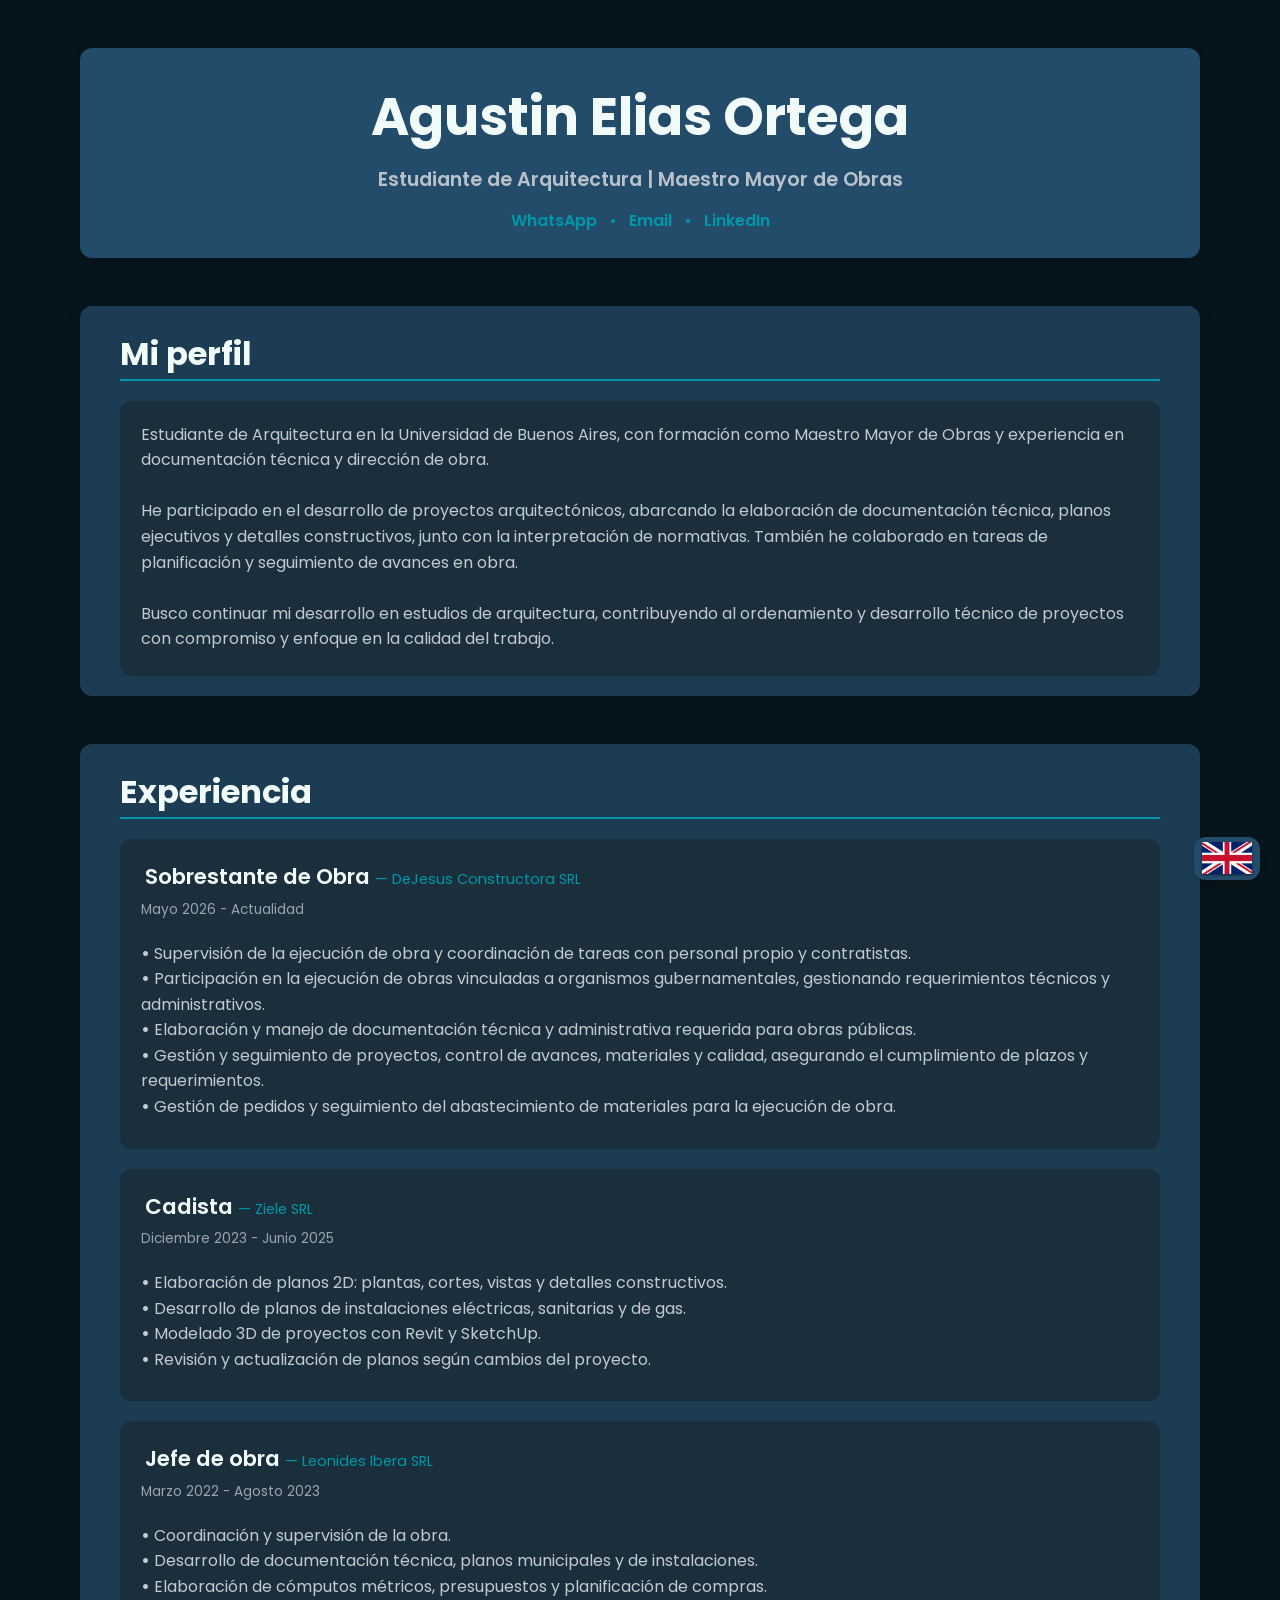
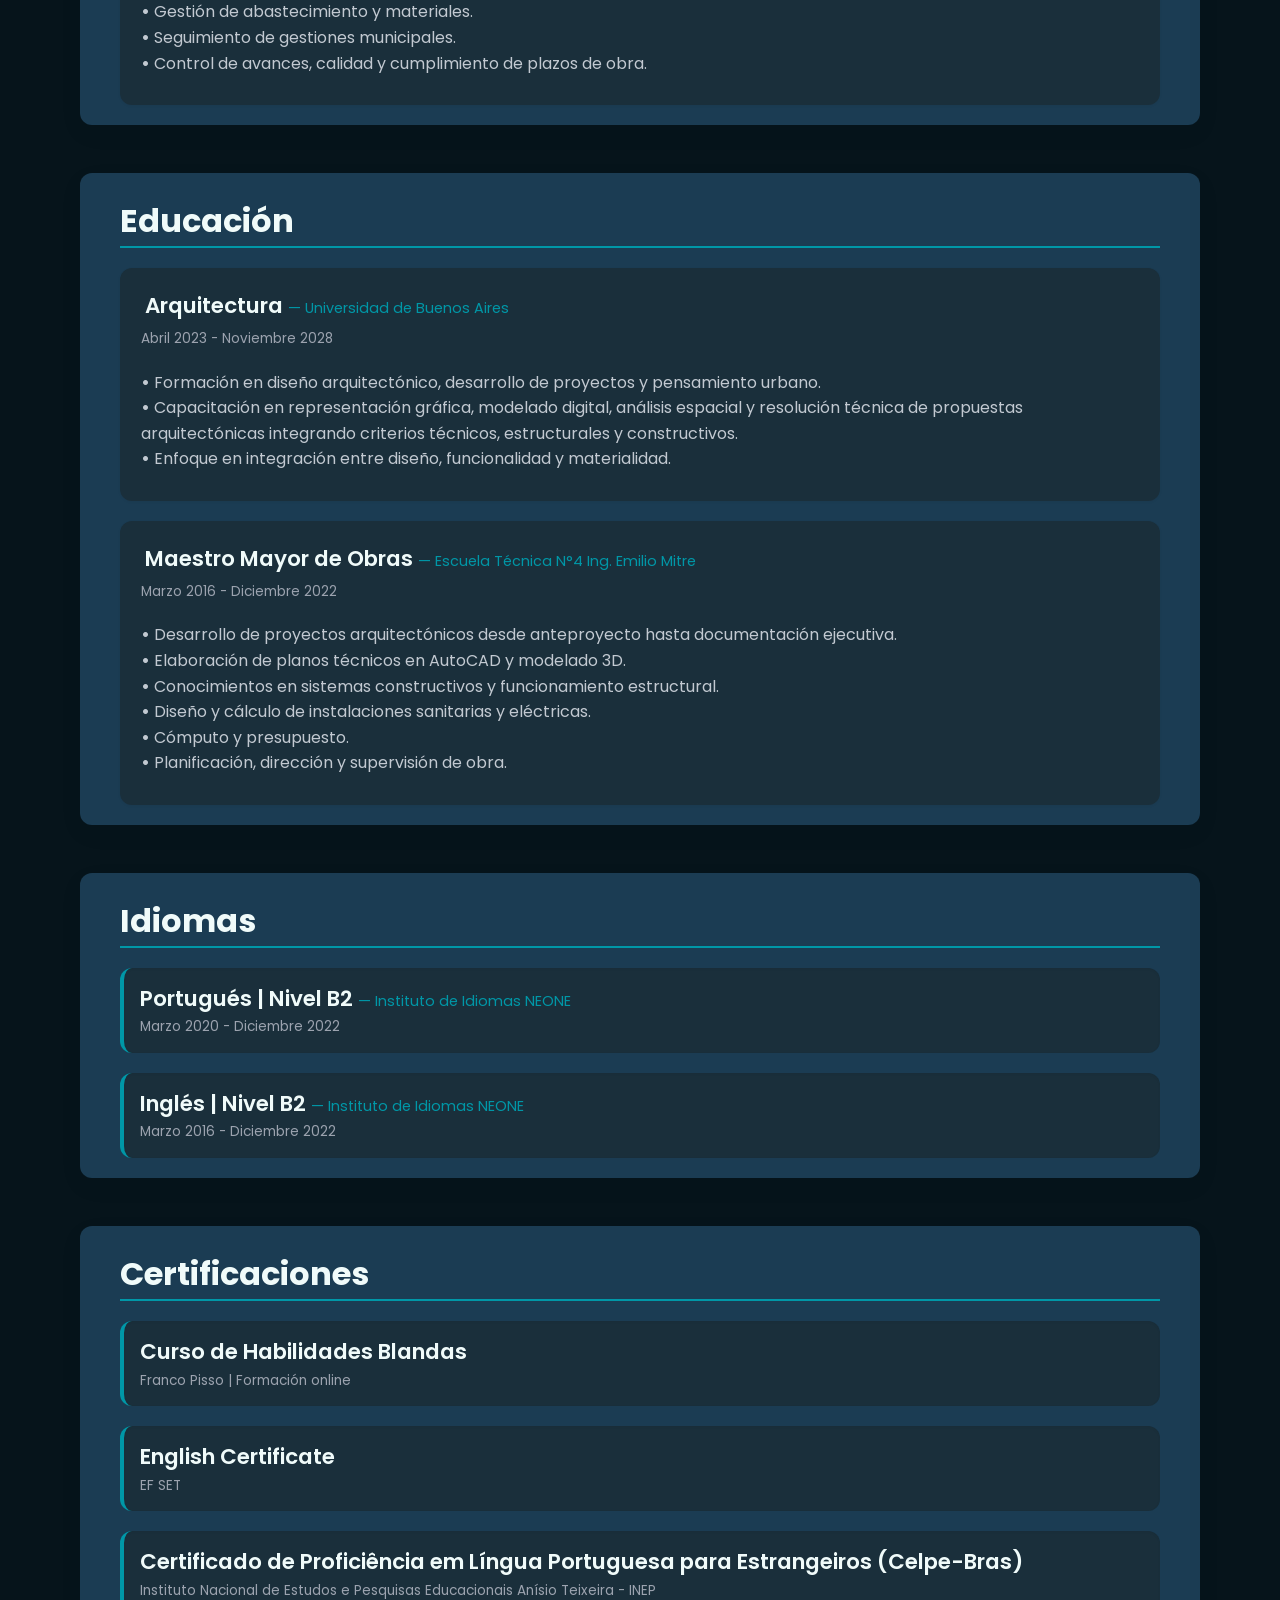
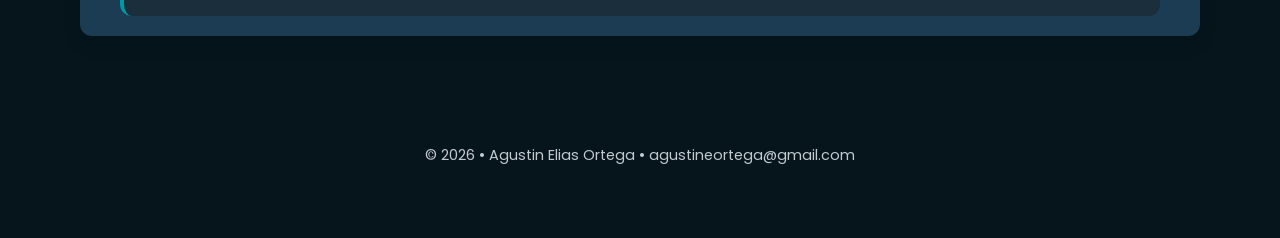
<file: index.html>
<!DOCTYPE html>
<html lang="es">
<head>
  <meta charset="UTF-8" />
  <meta name="viewport" content="width=device-width, initial-scale=1" />
  <title>Agustin | Estudiante de Arquitectura</title>

  <!-- Google Fonts Poppins -->
  <link href="https://fonts.googleapis.com/css2?family=Poppins:wght@400;600;700&display=swap" rel="stylesheet" />
  <link rel="stylesheet" href="style.css">
  <link rel="icon" href="icono.png">

  <!-- Google Analytics -->
  <script async src="https://www.googletagmanager.com/gtag/js?id=G-REE2TM151J"></script>
  <script>
    window.dataLayer = window.dataLayer || [];
    function gtag(){dataLayer.push(arguments);}
    gtag('js', new Date());
    gtag('config', 'G-REE2TM151J');
  </script>
</head>
  <body>

        <a href="index-en.html" class="language-switcher" aria-label="Cambiar a Inglés"><img src="flag_gb.png" alt="Cambiar a Inglés" class="flag-icon"></a>
    
    <header>
      <h1>Agustin Elias Ortega</h1>
      <h4>Estudiante de Arquitectura | Maestro Mayor de Obras</h4>
      <p>
        <a href="https://wa.me/5491151015380" target="_blank" rel="noopener noreferrer" aria-label="WhatsApp Contacto">WhatsApp</a> •
        <a href="mailto:agustineortega@gmail.com" rel="noopener noreferrer" aria-label="Enviar correo a Agustin Ortega">Email</a> • 
        <a href="https://www.linkedin.com/in/agustin-elias-ortega/" target="_blank" rel="noopener noreferrer" aria-label="LinkedIn profile de Agustin Elias Ortega">LinkedIn</a>
      </p>
    </header>
    
    <section id="aboutme" tabindex="0" aria-label="Sección de proyectos destacados">
      <h2>Mi perfil</h2>

      <div class="caja" tabindex="0" aria-label="Mi perfil">
        <p>
          Estudiante de Arquitectura en la Universidad de Buenos Aires, con formación como Maestro Mayor de Obras y experiencia en documentación técnica y dirección de obra.<br /><br />
          He participado en el desarrollo de proyectos arquitectónicos, abarcando la elaboración de documentación técnica, planos ejecutivos y detalles constructivos, junto con la interpretación de normativas. También he colaborado en tareas de planificación y seguimiento de avances en obra.<br /><br />
          Busco continuar mi desarrollo en estudios de arquitectura, contribuyendo al ordenamiento y desarrollo técnico de proyectos con compromiso y enfoque en la calidad del trabajo.
        </p>
      </div>
    </section>
    
    <section id="experience" tabindex="0" aria-label="Sección de experiencia laboral">
      <h2>Experiencia</h2>
      
      <div class="caja" tabindex="0" aria-label="Consultor BI en WaveBI Febrero 2023 - Enero 2025">
        <h3>Sobrestante de Obra <span>— DeJesus Constructora SRL</span></h3>
        <p class="date">Mayo 2026 - Actualidad</p>
        <ul>
          <p>
            <strong>•</strong> Supervisión de la ejecución de obra y coordinación de tareas con personal propio y contratistas.<br />
            <strong>•</strong> Participación en la ejecución de obras vinculadas a organismos gubernamentales, gestionando requerimientos técnicos y administrativos.<br />
            <strong>•</strong> Elaboración y manejo de documentación técnica y administrativa requerida para obras públicas.<br />
            <strong>•</strong> Gestión y seguimiento de proyectos, control de avances, materiales y calidad, asegurando el cumplimiento de plazos y requerimientos.<br />
            <strong>•</strong> Gestión de pedidos y seguimiento del abastecimiento de materiales para la ejecución de obra.<br />
          </p>
        </ul>
      </div>
      <div class="caja" tabindex="0" aria-label="Consultor BI en WaveBI Febrero 2023 - Enero 2025">
        <h3>Cadista <span>— Ziele SRL</span></h3>
        <p class="date">Diciembre 2023 - Junio 2025</p>
        <ul>
          <p>
            <strong>•</strong> Elaboración de planos 2D: plantas, cortes, vistas y detalles constructivos.<br />
            <strong>•</strong> Desarrollo de planos de instalaciones eléctricas, sanitarias y de gas.<br />
            <strong>•</strong> Modelado 3D de proyectos con Revit y SketchUp.<br />
            <strong>•</strong> Revisión y actualización de planos según cambios del proyecto.<br />
          </p>
        </ul>
      </div>
      <div class="caja" tabindex="0" aria-label="Consultor BI en WaveBI Febrero 2023 - Enero 2025">
        <h3>Jefe de obra <span>— Leonides Ibera SRL</span></h3>
        <p class="date">Marzo 2022 - Agosto 2023</p>
        <ul>
          <p>
            <strong>•</strong> Coordinación y supervisión de la obra.<br />
            <strong>•</strong> Desarrollo de documentación técnica, planos municipales y de instalaciones.<br />
            <strong>•</strong> Elaboración de cómputos métricos, presupuestos y planificación de compras.<br />
            <strong>•</strong> Gestión de abastecimiento y materiales.<br />
            <strong>•</strong> Seguimiento de gestiones municipales.<br />
            <strong>•</strong> Control de avances, calidad y cumplimiento de plazos de obra.<br />
          </p>
        </ul>
      </div>
    </section>
    
    <section id="education" tabindex="0" aria-label="Sección de educación">
      <h2>Educación</h2>
      
      <div class="caja" tabindex="0" aria-label="Universidad de Buenos Aires - Arquitectura (2023 - 2028)">
        <h3>Arquitectura <span>— Universidad de Buenos Aires</span></h3>
        <p class="date">Abril 2023 - Noviembre 2028</p>
        <ul>
          <p>
            <strong>•</strong> Formación en diseño arquitectónico, desarrollo de proyectos y pensamiento urbano.<br />
            <strong>•</strong> Capacitación en representación gráfica, modelado digital, análisis espacial y resolución técnica de propuestas arquitectónicas integrando criterios técnicos, estructurales y constructivos.<br />
            <strong>•</strong> Enfoque en integración entre diseño, funcionalidad y materialidad.<br />
          </p>
        </ul>
      </div>
      <div class="caja" tabindex="0" aria-label="Escuela Técnica N°4 Ing. Emilio Mitre - Técnico en programación (2017 - 2022)">
        <h3>Maestro Mayor de Obras <span>— Escuela Técnica N°4 Ing. Emilio Mitre</span></h3>
        <p class="date">Marzo 2016 - Diciembre 2022</p>
        <ul>
          <p>
            <strong>•</strong> Desarrollo de proyectos arquitectónicos desde anteproyecto hasta documentación ejecutiva.<br />
            <strong>•</strong> Elaboración de planos técnicos en AutoCAD y modelado 3D.<br />
            <strong>•</strong> Conocimientos en sistemas constructivos y funcionamiento estructural.<br />
            <strong>•</strong> Diseño y cálculo de instalaciones sanitarias y eléctricas.<br />
            <strong>•</strong> Cómputo y presupuesto.<br />
            <strong>•</strong> Planificación, dirección y supervisión de obra.
          </p>
        </ul>
      </div>
    </section>
    
    <section id="skills" tabindex="0" aria-label="Sección de idiomas">
      <h2>Idiomas</h2>
      <div class="caja2" tabindex="0" aria-label="Instituto de Idiomas NEONE - Portugués | Nivel B2 Marzo 2020 - Diciembre 2022">
        <h3>Portugués | Nivel B2 <span>— Instituto de Idiomas NEONE</span></h3>
        <p class="date">Marzo 2020 - Diciembre 2022</p>
      </div>
      
      <div class="caja2" tabindex="1" aria-label="Csharp">
        <h3>Inglés | Nivel B2 <span>— Instituto de Idiomas NEONE</span></h3>
        <p class="date">Marzo 2016 - Diciembre 2022</p>
      </div>
    </section>

    <section id="skills" tabindex="0" aria-label="Sección de certificaciones">
      <h2>Certificaciones</h2>
      <div class="caja2" tabindex="0" aria-label="Curso de Habilidades Blandas">
        <h3><a href="https://drive.google.com/file/d/1wob3lGLFJN6INSs0Qfz6JK_zrwUY2qHk/view?usp=sharing" target="_blank" rel="noopener noreferrer" class="certificado-link"> Curso de Habilidades Blandas</a></h3>
        <p class="date">Franco Pisso | Formación online</p>
      </div>
      <div class="caja2" tabindex="0" aria-label="EF SET English Certificate">
        <h3><a href="https://drive.google.com/file/d/1krvDpWpieqKNCpQjS6CWSLSOr787B77T/view?usp=sharing" target="_blank" rel="noopener noreferrer" class="certificado-link"> English Certificate</a></h3>
        <p class="date">EF SET</p>
      </div>
      <div class="caja2" tabindex="0" aria-label="Proyecto CELPE-BRAS">
        <h3><a href="https://drive.google.com/file/d/1o25eqNrSv1K2L3kJDetue8HVTinaHH9S/view?usp=drive_link" target="_blank" rel="noopener noreferrer" class="certificado-link"> Certificado de Proficiência em Língua Portuguesa para Estrangeiros (Celpe-Bras)</a></h3>
        <p class="date">Instituto Nacional de Estudos e Pesquisas Educacionais Anísio Teixeira - INEP</p>
      </div>
    </section>
         

    <footer>
      <p>© 2026 • Agustin Elias Ortega • agustineortega@gmail.com</p>
    </footer>

  </body>
</html>
</file>
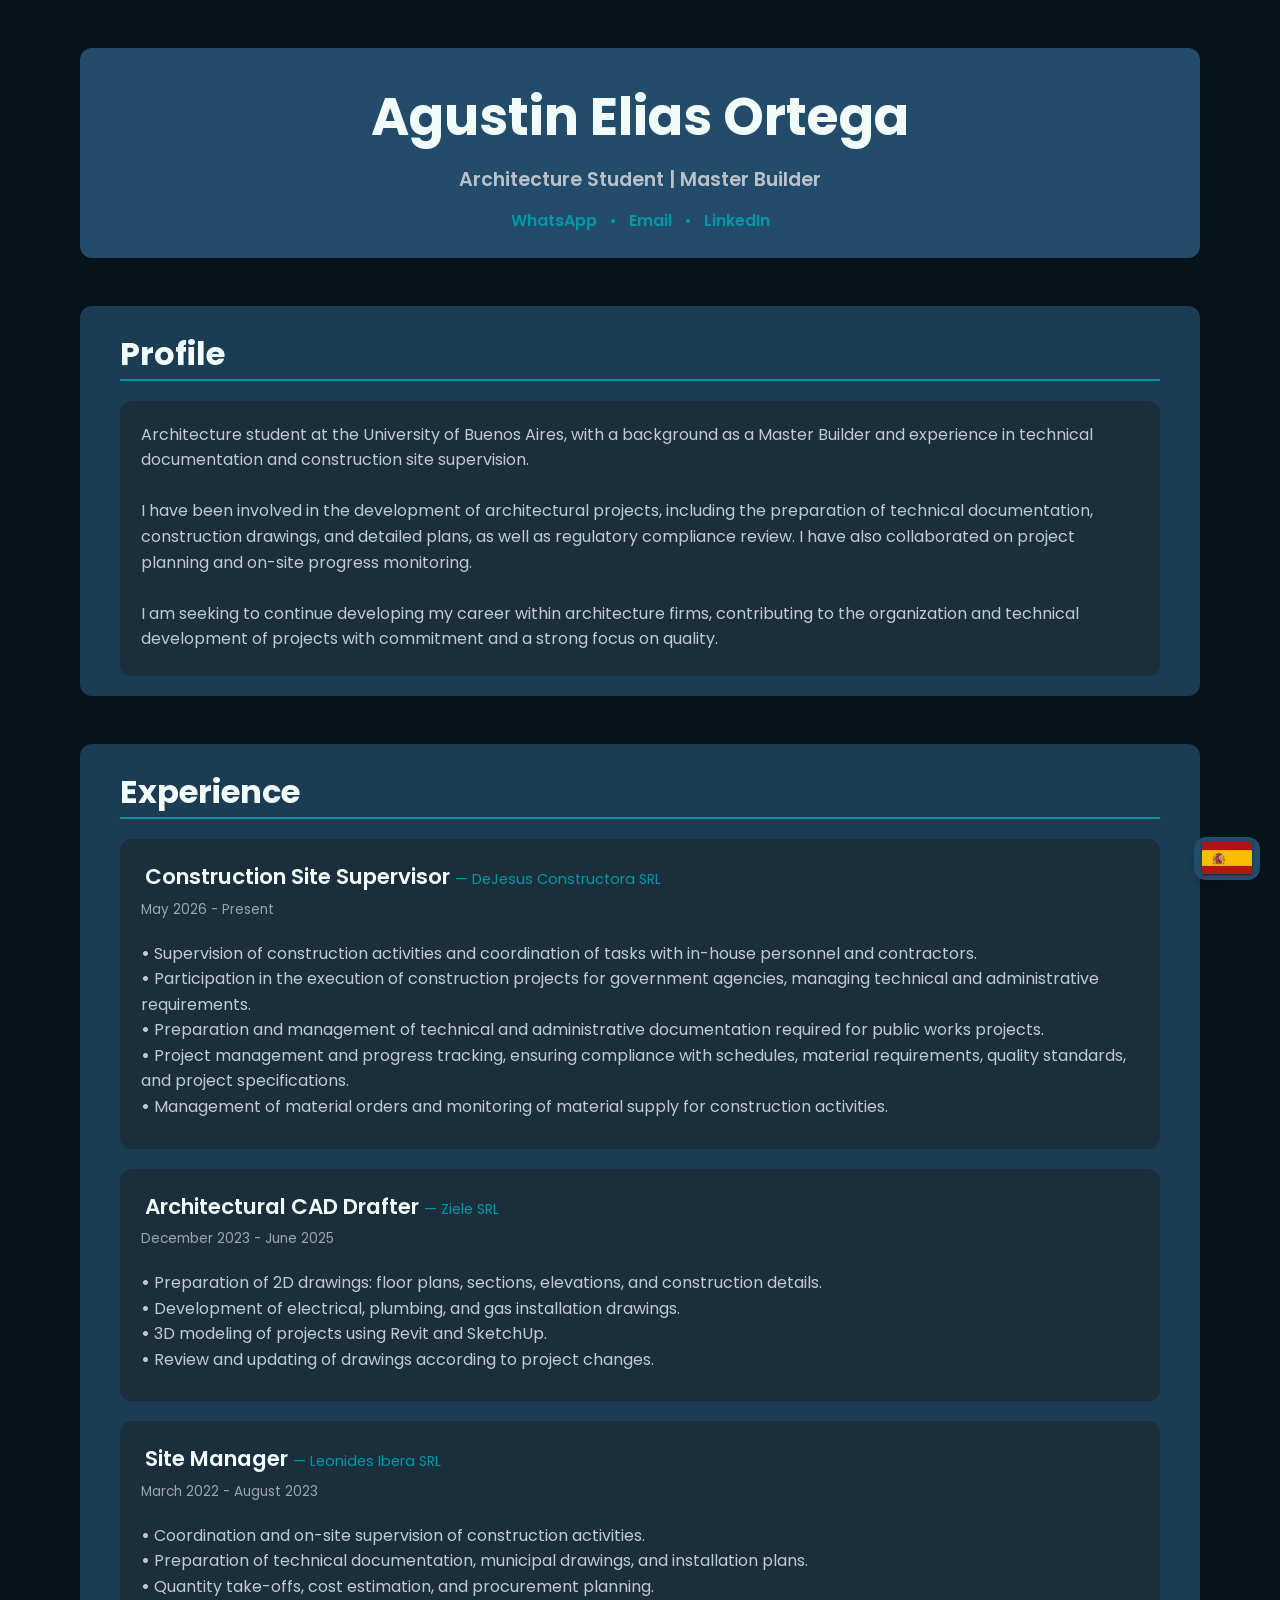
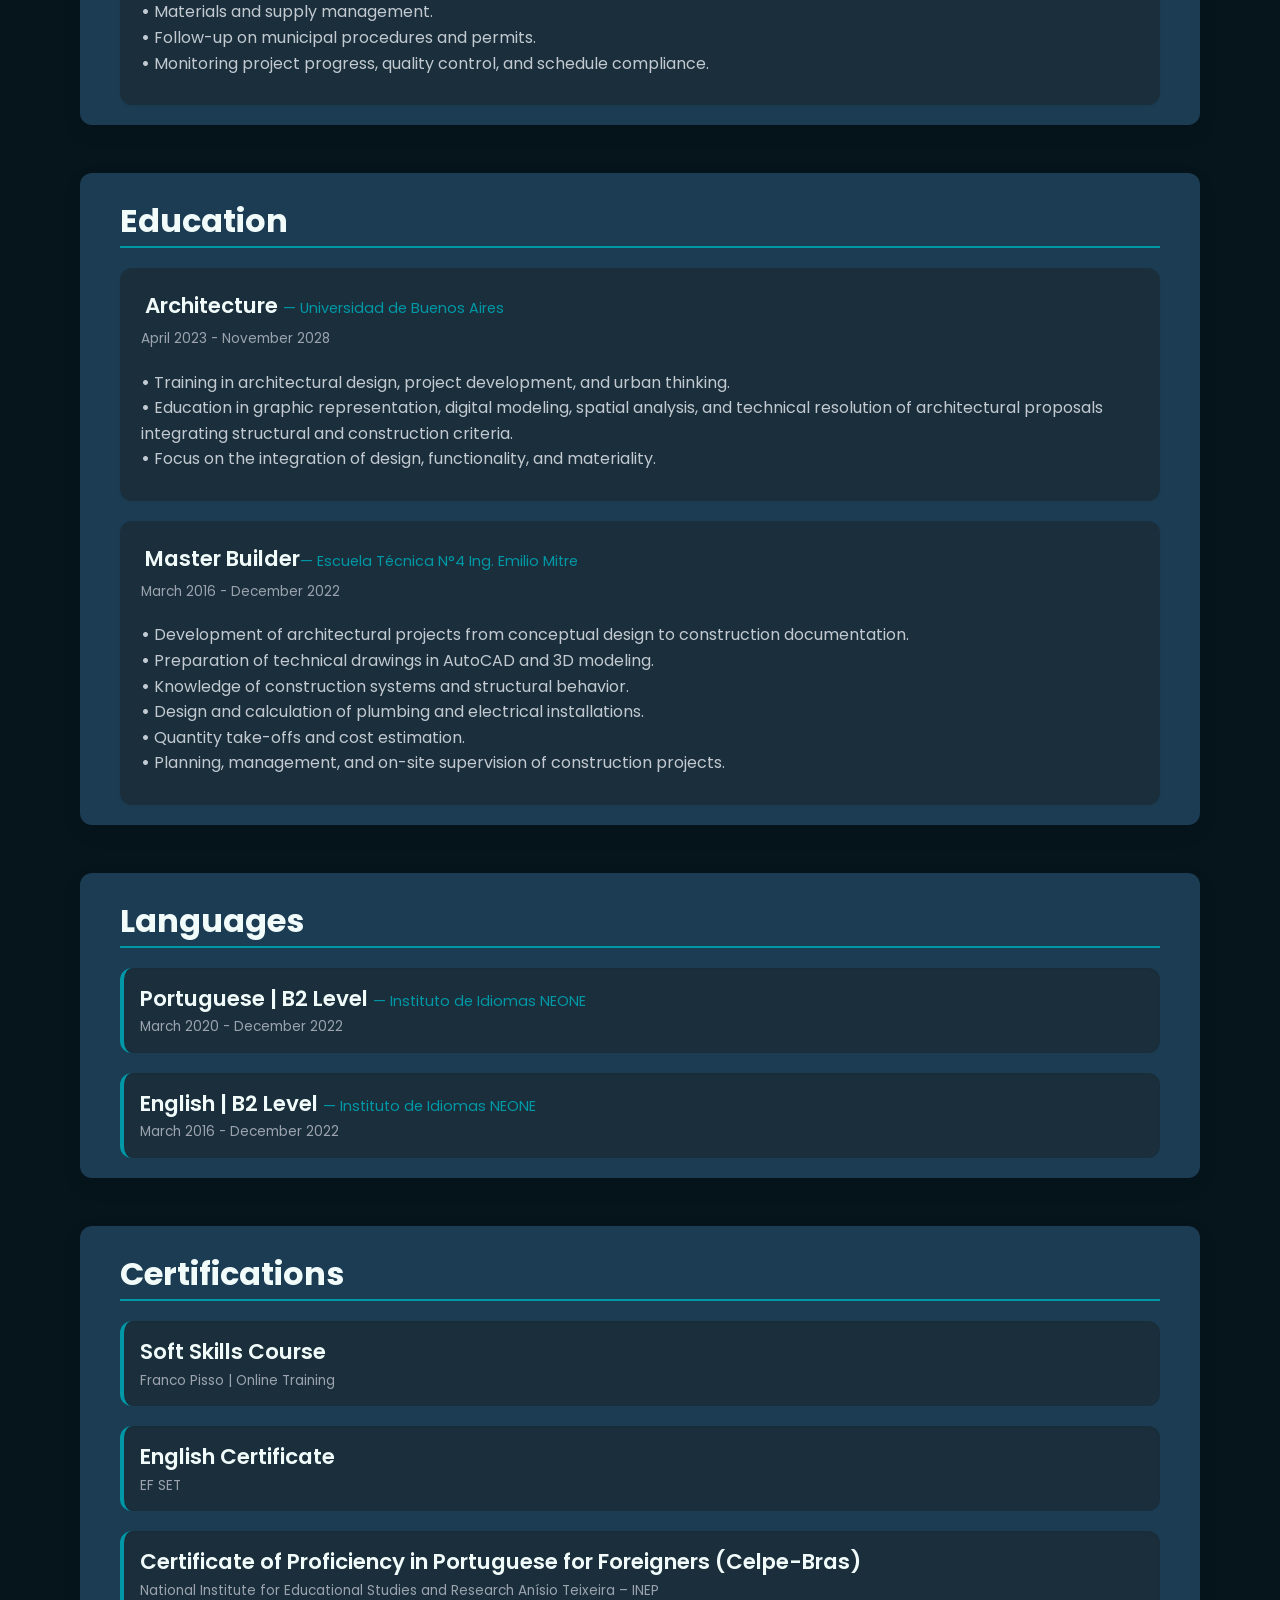
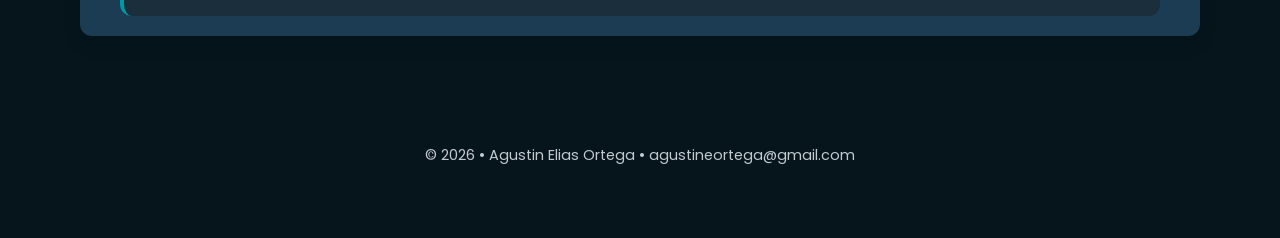
<file: index-en.html>
<!DOCTYPE html>
<html lang="en">
<head>
  <meta charset="UTF-8" />
  <meta name="viewport" content="width=device-width, initial-scale=1" />
  <title>Agustin | Architecture Student</title>

  <link href="https://fonts.googleapis.com/css2?family=Poppins:wght@400;600;700&display=swap" rel="stylesheet" />
  <link rel="stylesheet" href="style.css">
  <link rel="icon" href="icono.png">

  <script async src="https://www.googletagmanager.com/gtag/js?id=G-REE2TM151J"></script>
  <script>
    window.dataLayer = window.dataLayer || [];
    function gtag(){dataLayer.push(arguments);}
    gtag('js', new Date());
    gtag('config', 'G-REE2TM151J');
  </script>
</head>
<body>

<a href="index.html" class="language-switcher" aria-label="Switch to Spanish">
  <img src="flag_es.png" alt="Switch to Spanish" class="flag-icon">
</a>

<header>
  <h1>Agustin Elias Ortega</h1>
  <h4>Architecture Student | Master Builder</h4>
  <p>
    <a href="https://wa.me/5491151015380" target="_blank" rel="noopener noreferrer" aria-label="WhatsApp Contact">WhatsApp</a> •
    <a href="mailto:agustineortega@gmail.com" rel="noopener noreferrer" aria-label="Send email to Agustin Ortega">Email</a> • 
    <a href="https://www.linkedin.com/in/agustin-elias-ortega/" target="_blank" rel="noopener noreferrer" aria-label="LinkedIn profile of Agustin Elias Ortega">LinkedIn</a>
  </p>
</header>

<section id="aboutme" tabindex="0" aria-label="Profile section">
  <h2>Profile</h2>

  <div class="caja" tabindex="0" aria-label="Profile">
    <p>
      Architecture student at the University of Buenos Aires, with a background as a Master Builder and experience in technical documentation and construction site supervision.<br /><br />
      I have been involved in the development of architectural projects, including the preparation of technical documentation, construction drawings, and detailed plans, as well as regulatory compliance review. I have also collaborated on project planning and on-site progress monitoring.<br /><br />
      I am seeking to continue developing my career within architecture firms, contributing to the organization and technical development of projects with commitment and a strong focus on quality.
    </p>
  </div>
</section>

<section id="experience" tabindex="0" aria-label="Work experience section">
  <h2>Experience</h2>

  <div class="caja" tabindex="0" aria-label="CAD Drafter at Ziele SRL December 2023 - June 2025">
    <h3>Construction Site Supervisor <span>— DeJesus Constructora SRL</span></h3>
    <p class="date">May 2026 - Present</p>
    <ul>
      <p>
        <strong>•</strong> Supervision of construction activities and coordination of tasks with in-house personnel and contractors.<br />
        <strong>•</strong> Participation in the execution of construction projects for government agencies, managing technical and administrative requirements.<br />
        <strong>•</strong> Preparation and management of technical and administrative documentation required for public works projects.<br />
        <strong>•</strong> Project management and progress tracking, ensuring compliance with schedules, material requirements, quality standards, and project specifications.<br />
        <strong>•</strong> Management of material orders and monitoring of material supply for construction activities.<br />
      </p>
    </ul>
  </div>
  
  <div class="caja" tabindex="0" aria-label="CAD Drafter at Ziele SRL December 2023 - June 2025">
    <h3>Architectural CAD Drafter <span>— Ziele SRL</span></h3>
    <p class="date">December 2023 - June 2025</p>
    <ul>
      <p>
        <strong>•</strong> Preparation of 2D drawings: floor plans, sections, elevations, and construction details.<br />
        <strong>•</strong> Development of electrical, plumbing, and gas installation drawings.<br />
        <strong>•</strong> 3D modeling of projects using Revit and SketchUp.<br />
        <strong>•</strong> Review and updating of drawings according to project changes.<br />
      </p>
    </ul>
  </div>

  <div class="caja" tabindex="0" aria-label="Site Manager at Leonides Ibera SRL March 2022 - August 2023">
    <h3>Site Manager <span>— Leonides Ibera SRL</span></h3>
    <p class="date">March 2022 - August 2023</p>
    <ul>
      <p>
        <strong>•</strong> Coordination and on-site supervision of construction activities.<br />
        <strong>•</strong> Preparation of technical documentation, municipal drawings, and installation plans.<br />
        <strong>•</strong> Quantity take-offs, cost estimation, and procurement planning.<br />
        <strong>•</strong> Materials and supply management.<br />
        <strong>•</strong> Follow-up on municipal procedures and permits.<br />
        <strong>•</strong> Monitoring project progress, quality control, and schedule compliance.<br />
      </p>
    </ul>
  </div>
</section>

<section id="education" tabindex="0" aria-label="Education section">
  <h2>Education</h2>
  
  <div class="caja" tabindex="0" aria-label="University of Buenos Aires - Architecture (2023 - 2028)">
    <h3>Architecture <span>— Universidad de Buenos Aires</span></h3>
    <p class="date">April 2023 - November 2028</p>
    <ul>
      <p>
        <strong>•</strong> Training in architectural design, project development, and urban thinking.<br />
        <strong>•</strong> Education in graphic representation, digital modeling, spatial analysis, and technical resolution of architectural proposals integrating structural and construction criteria.<br />
        <strong>•</strong> Focus on the integration of design, functionality, and materiality.<br />
      </p>
    </ul>
  </div>

  <div class="caja" tabindex="0" aria-label="Technical School No. 4 Ing. Emilio Mitre - Master Builder Technician (2016 - 2022)">
    <h3>Master Builder<span>— Escuela Técnica N°4 Ing. Emilio Mitre</span></h3>
    <p class="date">March 2016 - December 2022</p>
    <ul>
      <p>
        <strong>•</strong> Development of architectural projects from conceptual design to construction documentation.<br />
        <strong>•</strong> Preparation of technical drawings in AutoCAD and 3D modeling.<br />
        <strong>•</strong> Knowledge of construction systems and structural behavior.<br />
        <strong>•</strong> Design and calculation of plumbing and electrical installations.<br />
        <strong>•</strong> Quantity take-offs and cost estimation.<br />
        <strong>•</strong> Planning, management, and on-site supervision of construction projects.
      </p>
    </ul>
  </div>
</section>

<section id="skills" tabindex="0" aria-label="Languages section">
  <h2>Languages</h2>
  <div class="caja2" tabindex="0">
    <h3>Portuguese | B2 Level <span>— Instituto de Idiomas NEONE</span></h3>
    <p class="date">March 2020 - December 2022</p>
  </div>
  
  <div class="caja2" tabindex="1">
    <h3>English | B2 Level <span>— Instituto de Idiomas NEONE</span></h3>
    <p class="date">March 2016 - December 2022</p>
  </div>
</section>

<section id="skills" tabindex="0" aria-label="Certifications section">
  <h2>Certifications</h2>

  <div class="caja2" tabindex="0">
    <h3>
      <a href="https://drive.google.com/file/d/1wob3lGLFJN6INSs0Qfz6JK_zrwUY2qHk/view?usp=sharing" target="_blank" class="certificado-link">
        Soft Skills Course
      </a>
    </h3>
    <p class="date">Franco Pisso | Online Training</p>
  </div>

  <div class="caja2" tabindex="0">
    <h3>
      <a href="https://drive.google.com/file/d/1krvDpWpieqKNCpQjS6CWSLSOr787B77T/view?usp=sharing" target="_blank" class="certificado-link">
        English Certificate
      </a>
    </h3>
    <p class="date">EF SET</p>
  </div>

  <div class="caja2" tabindex="0">
    <h3>
      <a href="https://drive.google.com/file/d/1o25eqNrSv1K2L3kJDetue8HVTinaHH9S/view?usp=drive_link" target="_blank" class="certificado-link">
        Certificate of Proficiency in Portuguese for Foreigners (Celpe-Bras)
      </a>
    </h3>
    <p class="date">National Institute for Educational Studies and Research Anísio Teixeira – INEP</p>
  </div>
</section>

<footer>
  <p>© 2026 • Agustin Elias Ortega • agustineortega@gmail.com</p>
</footer>

</body>
</html>
</file>
<file: style.css>
:root {
  --color-bg: #06141b;
  --color-text: #c2c9d1;
  --color-heading: #f0fbfa;
  --color-link: #0097A7;
  --color-link-hover: #4DD0E1;
  --shadow-light: rgba(0,0,0,0.05);
  --shadow-medium: rgba(0,0,0,0.1);

  --border-radius: 0.75rem;
  --max-width: 1200px;
  --spacing-lg: 3rem;
  --spacing-md: 2.5rem;
  --spacing-sm: 1.25rem;
  --transition-speed: 0.3s;
}

/* Base reset and body */
* {
  box-sizing: border-box;
}
body {
  margin: 0;
  font-family: 'Poppins', -apple-system, BlinkMacSystemFont, "Segoe UI", Roboto, Oxygen,
    Ubuntu, Cantarell, "Open Sans", "Helvetica Neue", sans-serif;
  background-color: var(--color-bg);
  color: var(--color-text);
  font-size: 1rem;
  line-height: 1.6;
  -webkit-font-smoothing: antialiased;
  -moz-osx-font-smoothing: grayscale;

  display: flex;
  flex-direction: column;
  align-items: center;
  padding: var(--spacing-lg) var(--spacing-md);
  max-width: var(--max-width);
  margin-left: auto;
  margin-right: auto;
}

a {
  color: var(--color-link);
  text-decoration: none;
  font-weight: 600;
  transition: color var(--transition-speed);
}
a:hover,
a:focus {
  color: var(--color-link-hover);
  outline: none;
  text-decoration: underline;
}

h1, h2 {
  color: var(--color-heading);
  font-weight: 700;
  margin-top: 0;
  margin-bottom: var(--spacing-sm);
  line-height: 1.1;
  user-select: none;
}

h1 {
  font-size: 3.25rem;
  margin-bottom: 1rem;
}
h2 {
  font-size: 2rem;
  border-bottom: 2px solid var(--color-link);
  padding-bottom: 0.5rem;
  margin-bottom: var(--spacing-sm);
}
h3 {
  font-weight: 600;
  color: var(--color-heading);
  font-size: 1.35rem;
  user-select: none;
}
h4 {
  font-weight: 600;
  font-size: 1.2rem;
  color: #b9c1cb;
  margin-bottom: 0.25rem;
  margin-top: 1.25rem;
  user-select: none;
}

p {
  margin-top: 0;
  margin-bottom: 3.0px;
  color: var(--color-text);
}

ul, li {
  margin-bottom: 0.5rem;
  padding: 0;
  list-style-position: inside;
  color: var(--color-text);
}

ul.skills-list {
  columns: 2;
  list-style-type: none;
  padding-left: 0;
  margin-top: 0;
  margin-bottom: 0;
  gap: var(--spacing-sm);
  font-weight: 600;
  color: var(--color-heading);
}

/* Tarjetas de diseño para secciones */
section {
  width: 100%;
  background: #1B3C53;
  border-radius: var(--border-radius);
  box-shadow: 0 8px 24px var(--shadow-light);
  padding: var(--spacing-md);
  padding-top: 1.875rem;
  margin-bottom: var(--spacing-lg);
  padding-bottom: 0;

  /* Animacion fade in */
  animation: fadeInUp 0.7s ease forwards;
  opacity: 0;
  transform: translateY(15px);
}

header {
  position: sticky;
  top: 0;
  width: 100%;
  max-width: var(--max-width);
  background-color: #234C6A;
  padding: var(--spacing-md) var(--spacing-md);
  padding-bottom: 1.5rem;
  border-radius: var(--border-radius);
  box-shadow: 0 1px 6px var(--shadow-medium);
  z-index: 10;
  text-align: center;
  margin-bottom: var(--spacing-lg);
  animation: fadeInDown 0.7s ease forwards;
  opacity: 0;
  transform: translateY(-20px);
}

header h1 {
  user-select: text;
}
header h4 {
  user-select: text;
  margin-bottom: 0.75rem;
}
header p {
  font-weight: 600;
  color: var(--color-link);
  margin-bottom: 0;
}
header p a {
  color: var(--color-link);
  font-weight: 600;
  margin: 0 0.5rem;
}
header p a:hover,
header p a:focus {
  color: var(--color-link-hover);
  text-decoration: underline;
}

hr {
  display: none;
}

/* Links-Titulos */
section#projects h3 a {
  color: var(--color-heading);
  border-bottom: 2px solid transparent;
  transition: border-color var(--transition-speed);
  cursor: pointer;
  user-select: text;
}
section#projects h3 a:hover,
section#projects h3 a:focus {
  border-color: var(--color-link);
  outline: none;
  color: var(--color-link);
}

/* Caja */
.caja {
  background: #1a2f3b;
  border-radius: var(--border-radius);
  padding: var(--spacing-sm);
  box-shadow: 0 1px 3px var(--shadow-light);
  margin-bottom: 1.25rem;
  margin-top: var(--spacing-sm);
  transition: transform 0.3s ease, box-shadow 0.3s ease; 
  border: 1px solid transparent;
}
.caja:hover, .caja:focus-within {
  transform: translateY(-5px);
  box-shadow: 0 10px 20px var(--shadow-medium);
  border-color: var(--color-link);
}
.caja h3 {
  margin-bottom: 0.25rem;
  margin-top: 0;
  padding-left: 0.25rem;
}
.caja span {
  font-weight: 400;
  color: var(--color-link);
  font-size: 0.9rem;
  user-select: none;
}
.caja .date {
  font-size: 0.85rem;
  color: #9ca3af;
  margin-bottom: var(--spacing-sm);
  user-select: none;
}

/* Caja2 */
.caja2 {
  background: #1a2f3b;
  border-radius: var(--border-radius);
  padding: 1rem 1rem;
  box-shadow: 0 1px 3px var(--shadow-light) inset;
  margin-bottom: var(--spacing-sm);
  transition: transform 0.3s ease, box-shadow 0.3s ease, border-left-color 0.3s ease;
  border-left: 4px solid var(--color-link);
  display: flex;
  flex-direction: column;
  align-items: flex-start;
  gap: 0.55rem;
  font-weight: 700;
  color: var(--color-link);
  user-select: none;
  position: relative;
  min-height: 85px;
  justify-content: center;
  width: 100%;
}

.caja2:hover, .caja2:focus-within {
  transform: translateY(-5px);
  box-shadow: 0 10px 20px var(--shadow-medium);
  border-left-color: var(--color-link-hover); 
}
.caja2 span {
  font-weight: 400;
  color: var(--color-link);
  font-size: 0.9rem;
  user-select: none;
}
.caja2 .date {
  font-size: 0.85rem;
  color: #9ca3af;
  margin: 0;
  line-height: 1.1;
  font-weight: 400;
}
.caja2 h3 {
  margin: 0;
  line-height: 1.2;
  color: var(--color-heading);
}
#aboutme .caja2 p {
    margin-top: 0;
    margin-bottom: 0;
    padding: var(--spacing-md) 1rem; 
    align-items: center;
}

/* Animaciones */
@keyframes fadeInUp {
  to {
    opacity: 1;
    transform: translateY(0);
  }
}
@keyframes fadeInDown {
  to {
    opacity: 1;
    transform: translateY(0);
  }
}

/* Estilo para el enlace del certificado (mantiene el estilo de texto normal) */
.certificado-link {
    color: inherit; 
    text-decoration: none; 
}

.certificado-link:hover {
    color: var(--color-link-hover); 
    text-decoration: underline;
}

/* Footer */
footer {
  width: 100%;
  max-width: var(--max-width);
  text-align: center;
  padding: var(--spacing-sm);
  font-size: 0.9rem;
  color: #9ca3af;
  user-select: none;
  margin-top: var(--spacing-md);
}

footer a {
  color: var(--color-link);
  font-weight: 600;
}
footer a:hover,
footer a:focus {
  color: var(--color-link-hover);
  text-decoration: underline;
}

.flag-icon {
    width: 50px; /* Define un tamaño fijo de la bandera */
    height: auto;
    vertical-align: middle;
    box-shadow: 0 1px 2px rgba(0, 0, 0, 0.5);
}

.language-switcher {
    position: fixed; /* Posición Fija en la ventana (no se mueve al hacer scroll) */
    bottom: var(--spacing-sm);
    right: var(--spacing-sm);
    
    /* Diseño */
    color: var(--color-heading) !important;
    text-decoration: none !important;
    background-color: #234C6A;
    padding: 0.2rem 0.3rem;
    font-size: 0;
    border-radius: var(--border-radius);
    z-index: 1000; 
    box-shadow: 0 4px 6px var(--shadow-medium);
    transition: background-color var(--transition-speed);
}

.language-switcher:hover,
.language-switcher:focus {
    background-color: var(--color-link);
    color: white !important;
    text-decoration: none !important;
}

/* Ajuste para centrar las banderas */
.language-switcher {
    line-height: 2.0rem; /* Centrado vertical */
    padding: 0.35rem 0.5rem; 
}

/* AJUSTE PARA MÓVILES */
@media (max-width: 640px) {
    .language-switcher {
        padding: 0.4rem 0.4rem;
        }
}
  
/* Responsive: AJUSTES GLOBALES PARA PANTALLAS PEQUEÑAS */
@media (max-width: 640px) {
    /* 1. Ajustes del Body y Layout General */
    body {
        padding: var(--spacing-sm) var(--spacing-sm); 
    }

    /* 2. Ajustes de Tipografía */
    h1 {
        font-size: 2rem; 
    }
    h2 {
        font-size: 1.5rem; 
        margin-bottom: var(--spacing-sm); 
    }
    h3 {
        font-size: 1.15rem;
    }

    /* 3. Ajustes de Espaciado */
    section {
        padding: var(--spacing-sm); 
        margin-bottom: var(--spacing-sm); 
    }

    /* 4. Ajustes Específicos del Header */
    header {
        padding: 0.75rem; /* Reduce el padding vertical */
        margin-bottom: var(--spacing-sm);
    }
    
    header p {
        margin-bottom: 0;
        margin-top: 0;
    }
    
    header h1 {
        font-size: 1.75rem;
        margin-bottom: 0.5rem;
        margin-top: 0.5rem; 
    }

    header h4 {
        font-size: 1.1rem;
        margin-bottom: 0;
        margin-top: 0; 
    }
  
    header p a {
        /* Hace los enlaces de contacto más compactos */
        font-size: 0.9rem;
        margin: 0 0.15rem; 
    }
  
    footer {
       padding: 0.5rem;
       margin-bottom: 2rem;
      }   
  
     footer p {
        font-size: 0.625rem;
        margin-bottom: 0.5rem;
    }
  
    /* 5. Ajustes de Componentes */
    ul.skills-list {
        columns: 1;
    }

    .caja, .caja2 {
        margin-bottom: var(--spacing-sm);
    }

}
</file>
